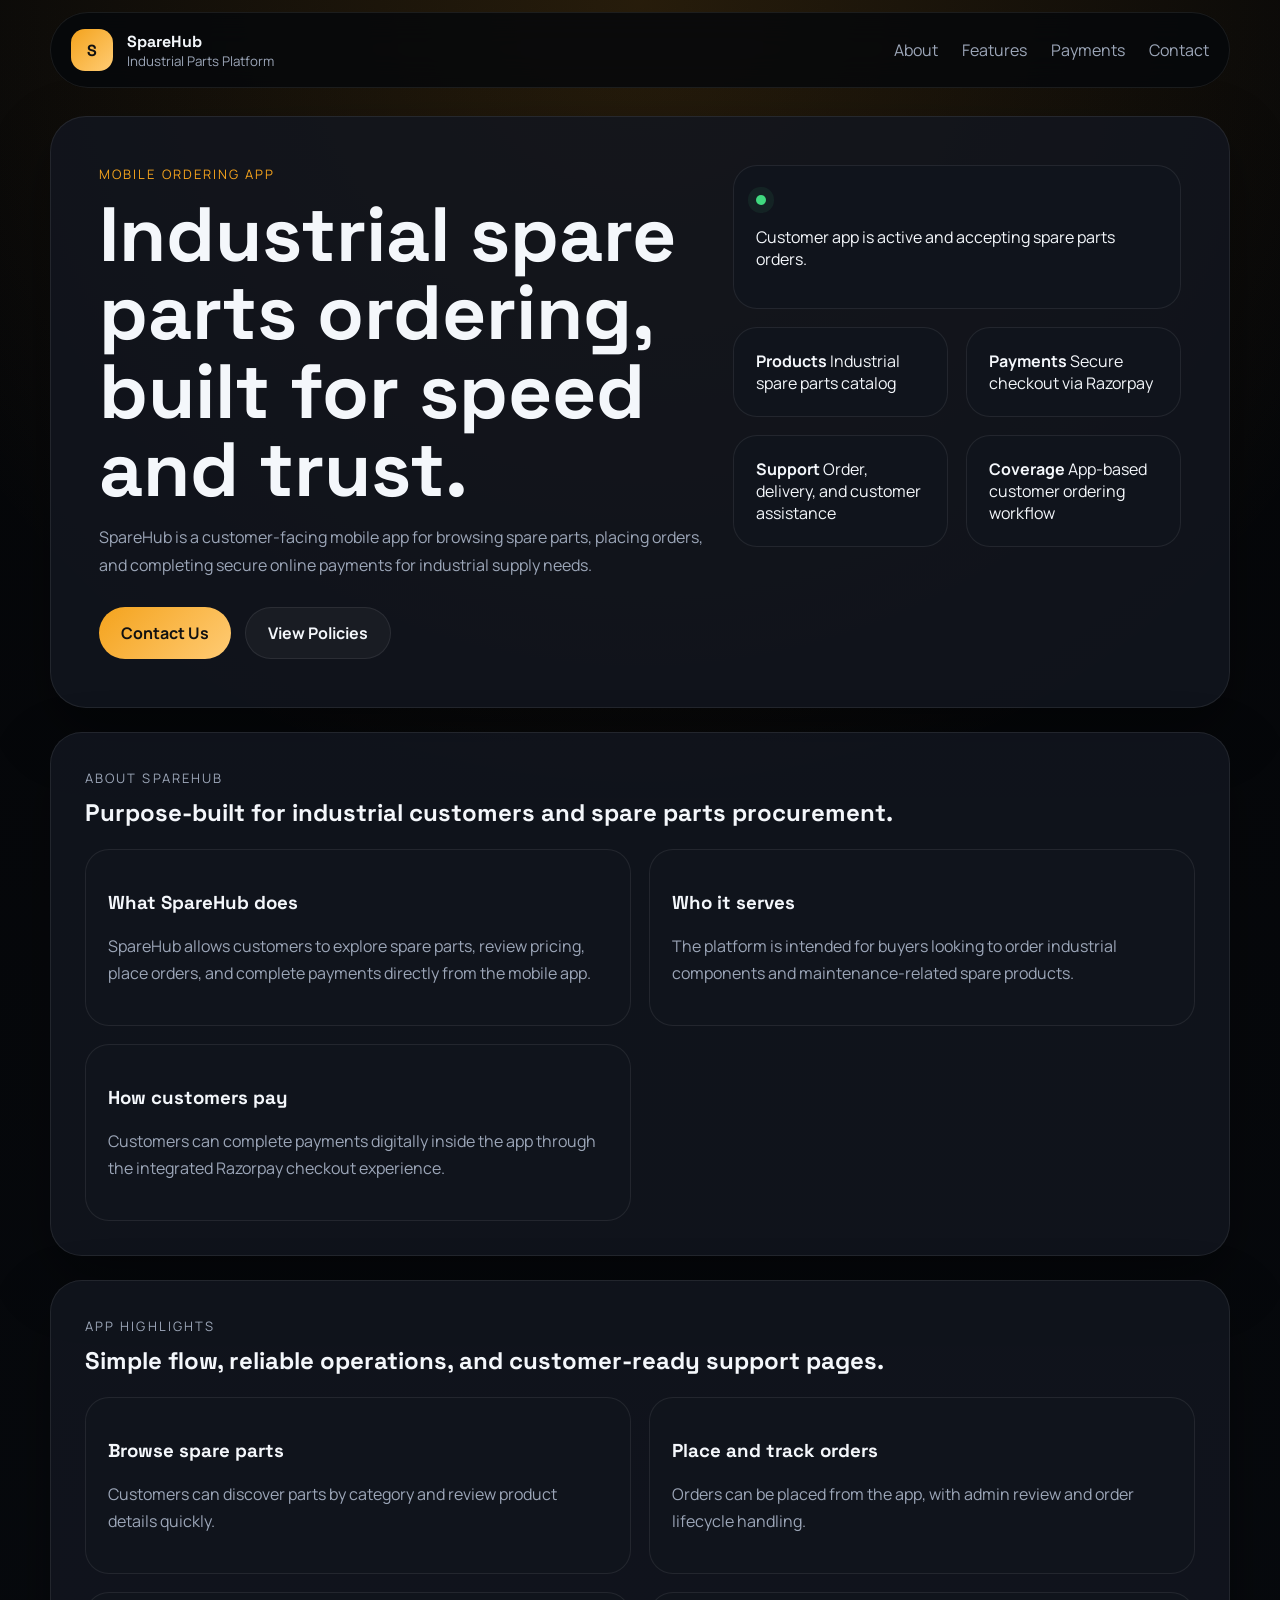
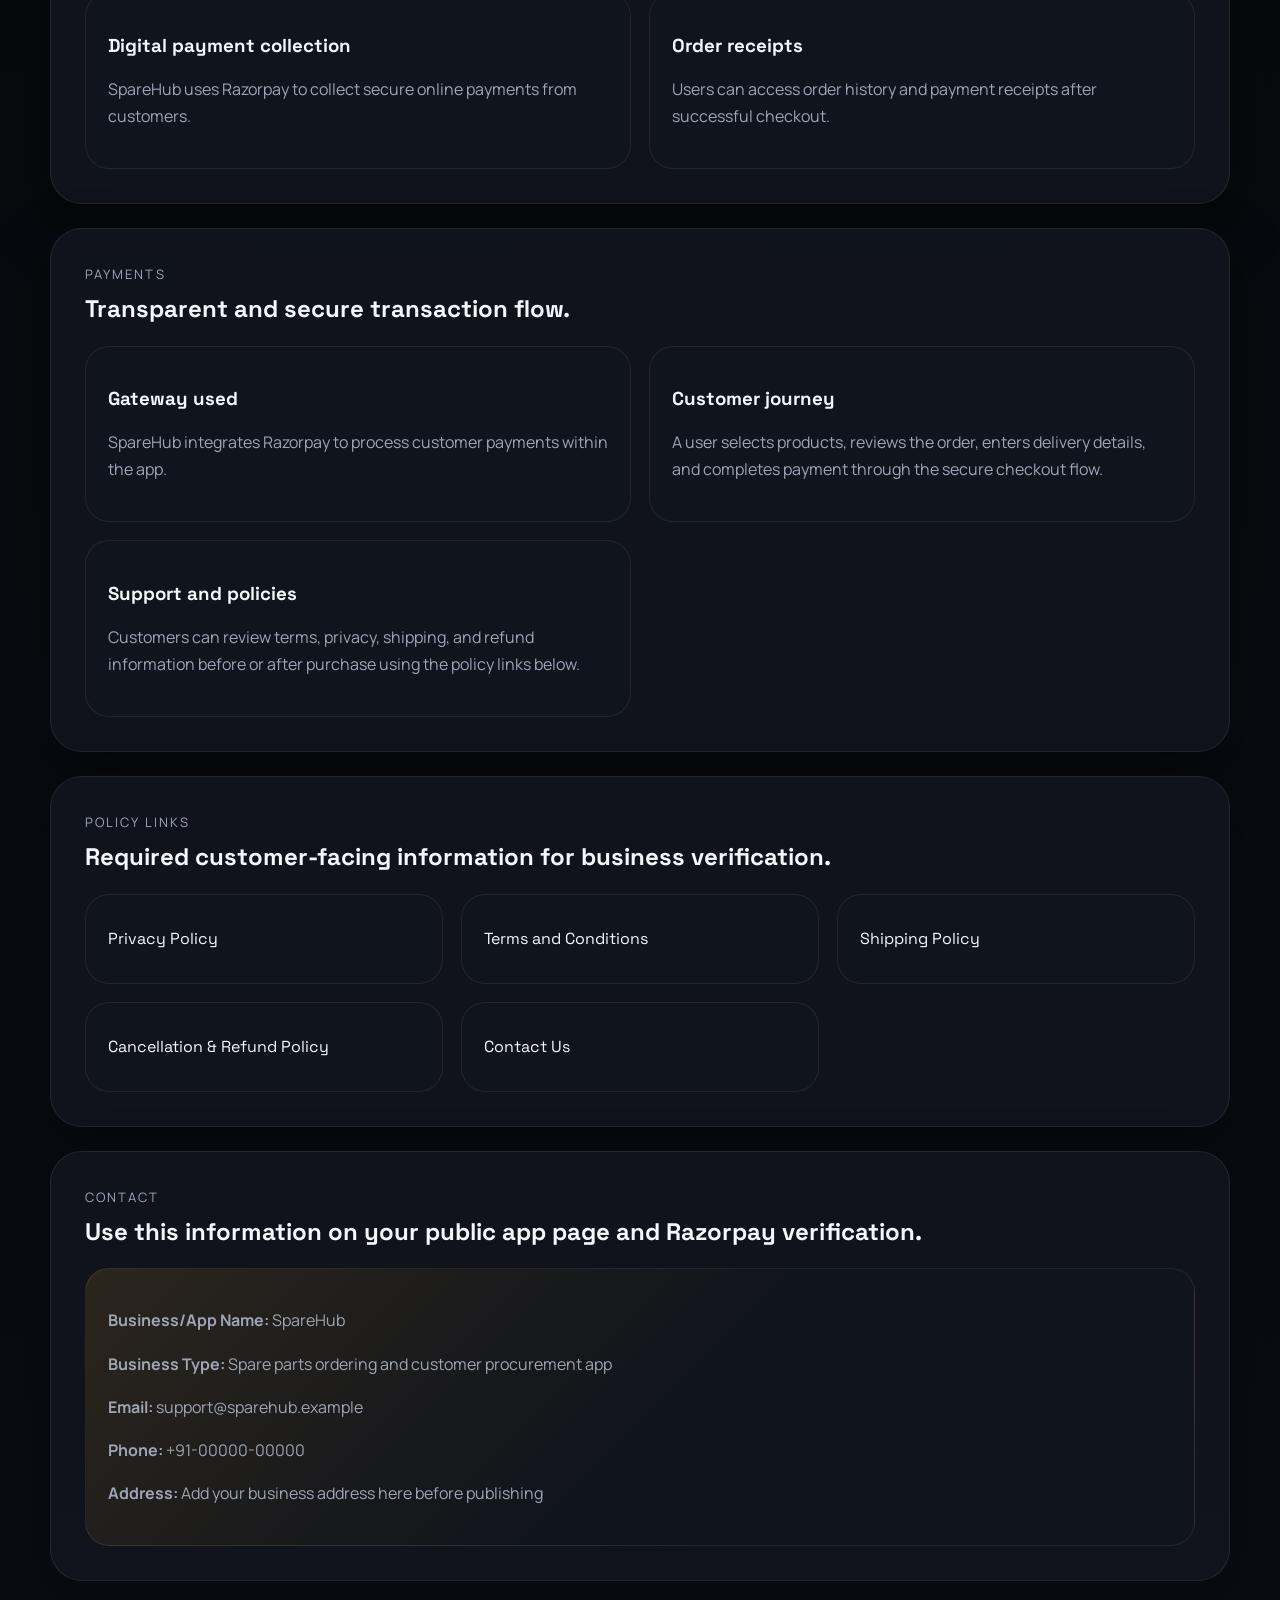
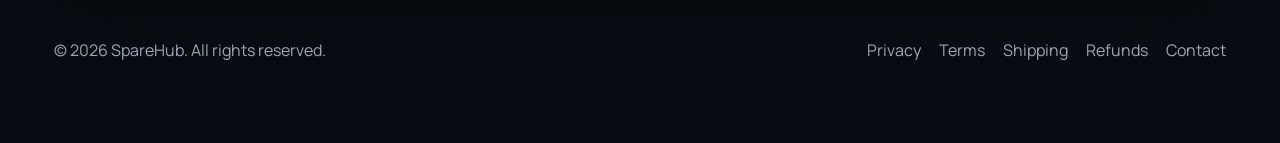
<file: index.html>
<!DOCTYPE html>
<html lang="en">
  <head>
    <meta charset="UTF-8" />
    <meta name="viewport" content="width=device-width, initial-scale=1.0" />
    <title>SpareHub | Industrial Spare Parts Ordering App</title>
    <meta
      name="description"
      content="SpareHub helps customers browse, order, and manage industrial spare parts with secure checkout, quick support, and streamlined delivery updates."
    />
    <link rel="preconnect" href="https://fonts.googleapis.com" />
    <link rel="preconnect" href="https://fonts.gstatic.com" crossorigin />
    <link
      href="https://fonts.googleapis.com/css2?family=Space+Grotesk:wght@400;500;700&family=Manrope:wght@400;500;600;700&display=swap"
      rel="stylesheet"
    />
    <link rel="stylesheet" href="styles.css" />
  </head>
  <body>
    <div class="site-shell">
      <header class="site-header">
        <a class="brand" href="index.html" aria-label="SpareHub home">
          <span class="brand-mark">S</span>
          <span class="brand-copy">
            <strong>SpareHub</strong>
            <small>Industrial Parts Platform</small>
          </span>
        </a>
        <button class="nav-toggle" type="button" aria-expanded="false" aria-label="Open menu">
          <span></span>
          <span></span>
        </button>
        <nav class="site-nav">
          <a href="#about">About</a>
          <a href="#features">Features</a>
          <a href="#payments">Payments</a>
          <a href="#contact">Contact</a>
        </nav>
      </header>

      <main>
        <section class="hero">
          <div class="hero-copy">
            <p class="eyebrow">Mobile Ordering App</p>
            <h1>Industrial spare parts ordering, built for speed and trust.</h1>
            <p class="hero-text">
              SpareHub is a customer-facing mobile app for browsing spare parts,
              placing orders, and completing secure online payments for industrial
              supply needs.
            </p>
            <div class="hero-actions">
              <a class="button button-primary" href="#contact">Contact Us</a>
              <a class="button button-secondary" href="#policies">View Policies</a>
            </div>
          </div>
          <div class="hero-panel">
            <div class="hero-card">
              <span class="status-dot"></span>
              <p>Customer app is active and accepting spare parts orders.</p>
            </div>
            <div class="metric-grid">
              <article>
                <strong>Products</strong>
                <span>Industrial spare parts catalog</span>
              </article>
              <article>
                <strong>Payments</strong>
                <span>Secure checkout via Razorpay</span>
              </article>
              <article>
                <strong>Support</strong>
                <span>Order, delivery, and customer assistance</span>
              </article>
              <article>
                <strong>Coverage</strong>
                <span>App-based customer ordering workflow</span>
              </article>
            </div>
          </div>
        </section>

        <section class="section" id="about">
          <div class="section-heading">
            <p class="eyebrow">About SpareHub</p>
            <h2>Purpose-built for industrial customers and spare parts procurement.</h2>
          </div>
          <div class="content-grid">
            <article class="card">
              <h3>What SpareHub does</h3>
              <p>
                SpareHub allows customers to explore spare parts, review pricing,
                place orders, and complete payments directly from the mobile app.
              </p>
            </article>
            <article class="card">
              <h3>Who it serves</h3>
              <p>
                The platform is intended for buyers looking to order industrial
                components and maintenance-related spare products.
              </p>
            </article>
            <article class="card">
              <h3>How customers pay</h3>
              <p>
                Customers can complete payments digitally inside the app through
                the integrated Razorpay checkout experience.
              </p>
            </article>
          </div>
        </section>

        <section class="section" id="features">
          <div class="section-heading">
            <p class="eyebrow">App Highlights</p>
            <h2>Simple flow, reliable operations, and customer-ready support pages.</h2>
          </div>
          <div class="feature-list">
            <article class="feature-card reveal">
              <h3>Browse spare parts</h3>
              <p>Customers can discover parts by category and review product details quickly.</p>
            </article>
            <article class="feature-card reveal">
              <h3>Place and track orders</h3>
              <p>Orders can be placed from the app, with admin review and order lifecycle handling.</p>
            </article>
            <article class="feature-card reveal">
              <h3>Digital payment collection</h3>
              <p>SpareHub uses Razorpay to collect secure online payments from customers.</p>
            </article>
            <article class="feature-card reveal">
              <h3>Order receipts</h3>
              <p>Users can access order history and payment receipts after successful checkout.</p>
            </article>
          </div>
        </section>

        <section class="section" id="payments">
          <div class="section-heading">
            <p class="eyebrow">Payments</p>
            <h2>Transparent and secure transaction flow.</h2>
          </div>
          <div class="content-grid">
            <article class="card">
              <h3>Gateway used</h3>
              <p>SpareHub integrates Razorpay to process customer payments within the app.</p>
            </article>
            <article class="card">
              <h3>Customer journey</h3>
              <p>
                A user selects products, reviews the order, enters delivery details,
                and completes payment through the secure checkout flow.
              </p>
            </article>
            <article class="card">
              <h3>Support and policies</h3>
              <p>
                Customers can review terms, privacy, shipping, and refund information
                before or after purchase using the policy links below.
              </p>
            </article>
          </div>
        </section>

        <section class="section" id="policies">
          <div class="section-heading">
            <p class="eyebrow">Policy Links</p>
            <h2>Required customer-facing information for business verification.</h2>
          </div>
          <div class="policy-grid">
            <a class="policy-link reveal" href="privacy-policy.html">Privacy Policy</a>
            <a class="policy-link reveal" href="terms-and-conditions.html">Terms and Conditions</a>
            <a class="policy-link reveal" href="shipping-policy.html">Shipping Policy</a>
            <a class="policy-link reveal" href="cancellation-refund-policy.html">Cancellation & Refund Policy</a>
            <a class="policy-link reveal" href="contact-us.html">Contact Us</a>
          </div>
        </section>

        <section class="section contact-section" id="contact">
          <div class="section-heading">
            <p class="eyebrow">Contact</p>
            <h2>Use this information on your public app page and Razorpay verification.</h2>
          </div>
          <div class="contact-card">
            <p><strong>Business/App Name:</strong> SpareHub</p>
            <p><strong>Business Type:</strong> Spare parts ordering and customer procurement app</p>
            <p><strong>Email:</strong> support@sparehub.example</p>
            <p><strong>Phone:</strong> +91-00000-00000</p>
            <p><strong>Address:</strong> Add your business address here before publishing</p>
          </div>
        </section>
      </main>

      <footer class="site-footer">
        <p>© <span id="year"></span> SpareHub. All rights reserved.</p>
        <div class="footer-links">
          <a href="privacy-policy.html">Privacy</a>
          <a href="terms-and-conditions.html">Terms</a>
          <a href="shipping-policy.html">Shipping</a>
          <a href="cancellation-refund-policy.html">Refunds</a>
          <a href="contact-us.html">Contact</a>
        </div>
      </footer>
    </div>

    <script src="script.js"></script>
  </body>
</html>
</file>
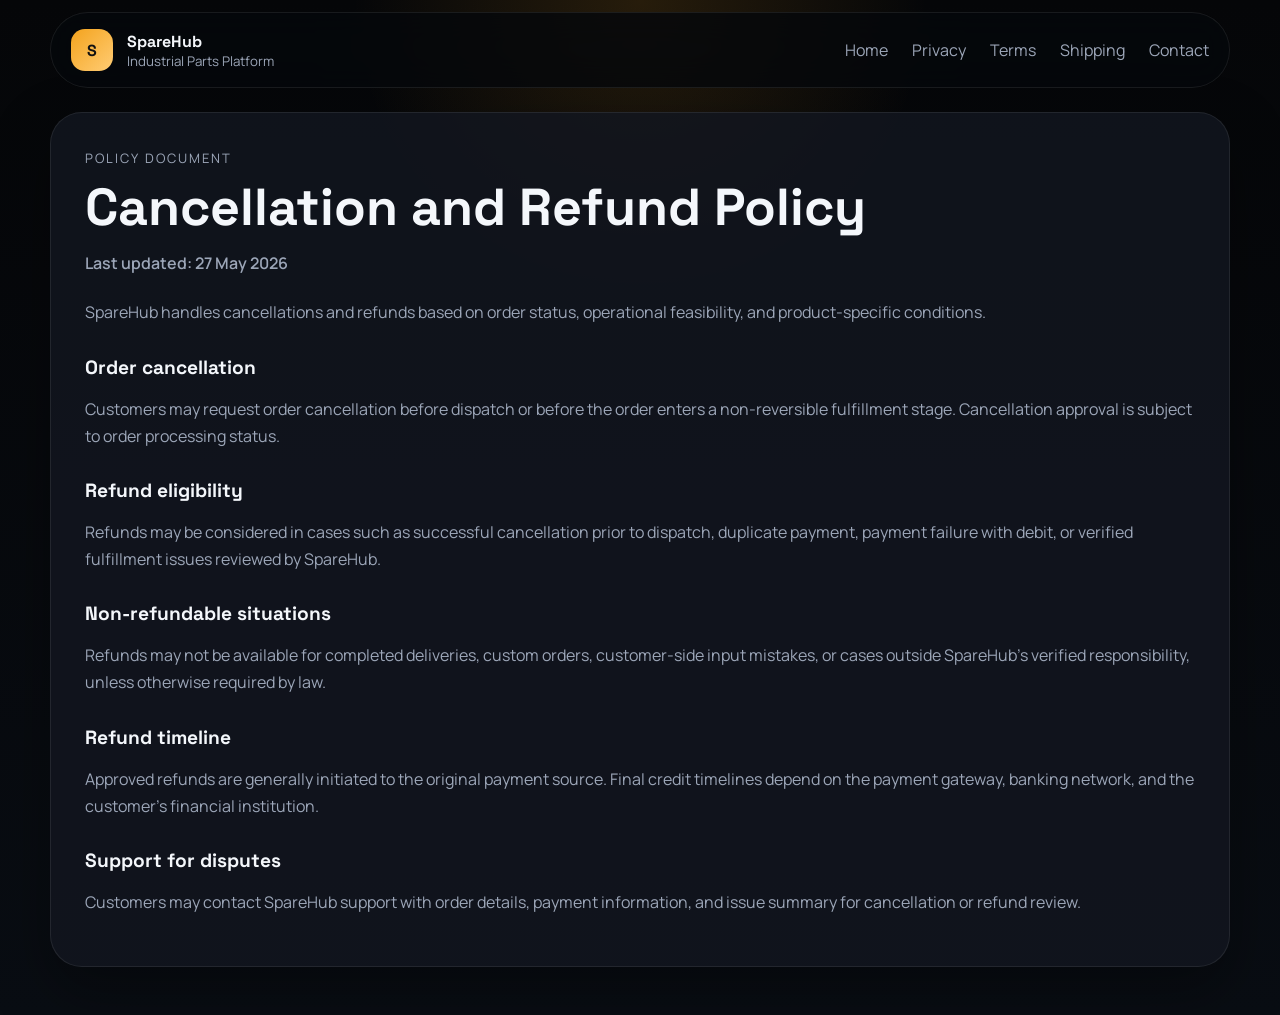
<file: cancellation-refund-policy.html>
<!DOCTYPE html>
<html lang="en">
  <head>
    <meta charset="UTF-8" />
    <meta name="viewport" content="width=device-width, initial-scale=1.0" />
    <title>SpareHub | Cancellation and Refund Policy</title>
    <link rel="preconnect" href="https://fonts.googleapis.com" />
    <link rel="preconnect" href="https://fonts.gstatic.com" crossorigin />
    <link
      href="https://fonts.googleapis.com/css2?family=Space+Grotesk:wght@400;500;700&family=Manrope:wght@400;500;600;700&display=swap"
      rel="stylesheet"
    />
    <link rel="stylesheet" href="styles.css" />
  </head>
  <body>
    <div class="site-shell">
      <header class="site-header">
        <a class="brand" href="index.html">
          <span class="brand-mark">S</span>
          <span class="brand-copy">
            <strong>SpareHub</strong>
            <small>Industrial Parts Platform</small>
          </span>
        </a>
        <nav class="site-nav is-open">
          <a href="index.html">Home</a>
          <a href="privacy-policy.html">Privacy</a>
          <a href="terms-and-conditions.html">Terms</a>
          <a href="shipping-policy.html">Shipping</a>
          <a href="contact-us.html">Contact</a>
        </nav>
      </header>

      <main class="legal-article">
        <p class="eyebrow">Policy Document</p>
        <h1>Cancellation and Refund Policy</h1>
        <p class="legal-meta">Last updated: 27 May 2026</p>
        <p>
          SpareHub handles cancellations and refunds based on order status,
          operational feasibility, and product-specific conditions.
        </p>

        <h2>Order cancellation</h2>
        <p>
          Customers may request order cancellation before dispatch or before the
          order enters a non-reversible fulfillment stage. Cancellation approval is
          subject to order processing status.
        </p>

        <h2>Refund eligibility</h2>
        <p>
          Refunds may be considered in cases such as successful cancellation prior
          to dispatch, duplicate payment, payment failure with debit, or verified
          fulfillment issues reviewed by SpareHub.
        </p>

        <h2>Non-refundable situations</h2>
        <p>
          Refunds may not be available for completed deliveries, custom orders,
          customer-side input mistakes, or cases outside SpareHub's verified
          responsibility, unless otherwise required by law.
        </p>

        <h2>Refund timeline</h2>
        <p>
          Approved refunds are generally initiated to the original payment source.
          Final credit timelines depend on the payment gateway, banking network,
          and the customer's financial institution.
        </p>

        <h2>Support for disputes</h2>
        <p>
          Customers may contact SpareHub support with order details, payment
          information, and issue summary for cancellation or refund review.
        </p>
      </main>
    </div>
    <script src="script.js"></script>
  </body>
</html>
</file>
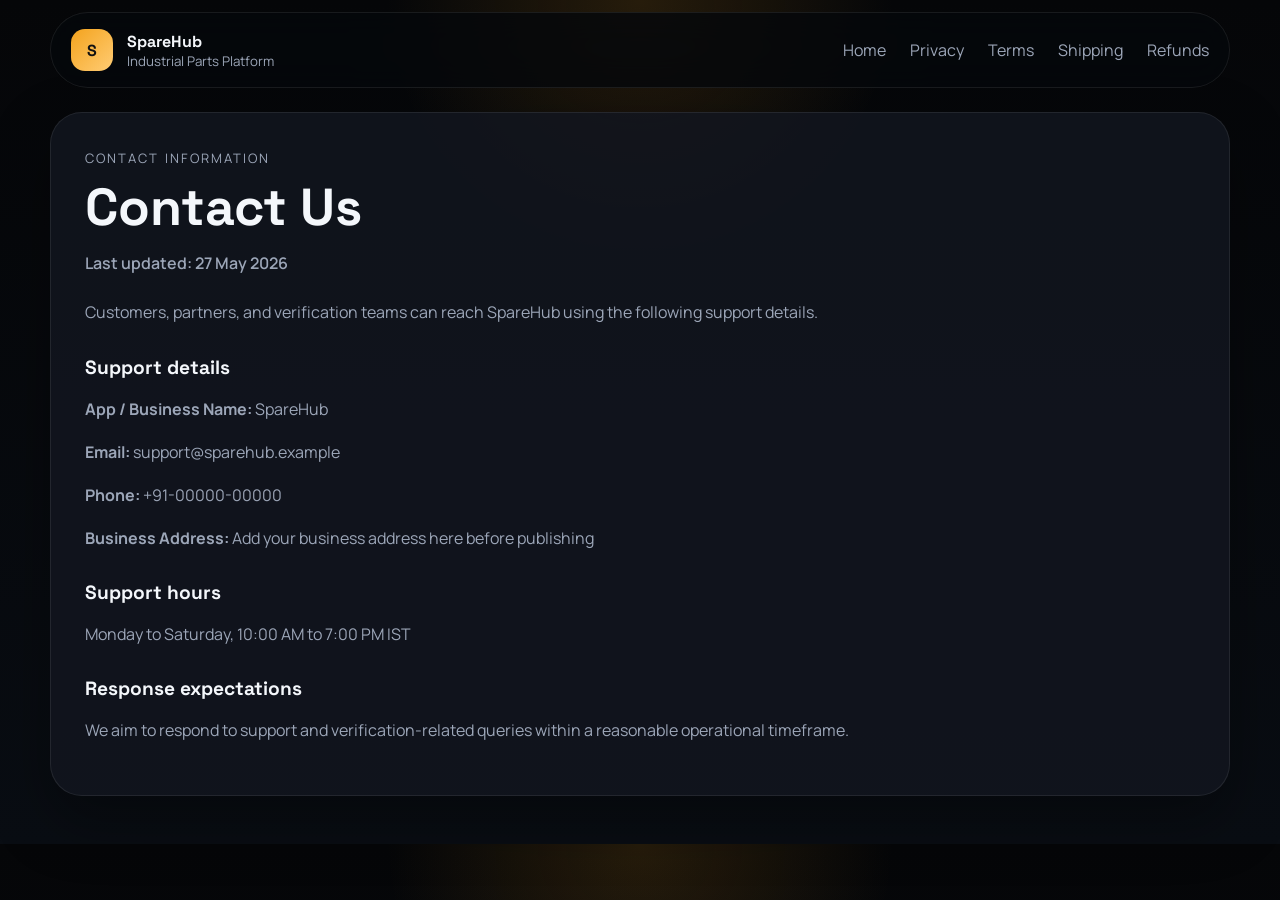
<file: contact-us.html>
<!DOCTYPE html>
<html lang="en">
  <head>
    <meta charset="UTF-8" />
    <meta name="viewport" content="width=device-width, initial-scale=1.0" />
    <title>SpareHub | Contact Us</title>
    <link rel="preconnect" href="https://fonts.googleapis.com" />
    <link rel="preconnect" href="https://fonts.gstatic.com" crossorigin />
    <link
      href="https://fonts.googleapis.com/css2?family=Space+Grotesk:wght@400;500;700&family=Manrope:wght@400;500;600;700&display=swap"
      rel="stylesheet"
    />
    <link rel="stylesheet" href="styles.css" />
  </head>
  <body>
    <div class="site-shell">
      <header class="site-header">
        <a class="brand" href="index.html">
          <span class="brand-mark">S</span>
          <span class="brand-copy">
            <strong>SpareHub</strong>
            <small>Industrial Parts Platform</small>
          </span>
        </a>
        <nav class="site-nav is-open">
          <a href="index.html">Home</a>
          <a href="privacy-policy.html">Privacy</a>
          <a href="terms-and-conditions.html">Terms</a>
          <a href="shipping-policy.html">Shipping</a>
          <a href="cancellation-refund-policy.html">Refunds</a>
        </nav>
      </header>

      <main class="legal-article">
        <p class="eyebrow">Contact Information</p>
        <h1>Contact Us</h1>
        <p class="legal-meta">Last updated: 27 May 2026</p>
        <p>
          Customers, partners, and verification teams can reach SpareHub using the
          following support details.
        </p>

        <h2>Support details</h2>
        <p><strong>App / Business Name:</strong> SpareHub</p>
        <p><strong>Email:</strong> support@sparehub.example</p>
        <p><strong>Phone:</strong> +91-00000-00000</p>
        <p><strong>Business Address:</strong> Add your business address here before publishing</p>

        <h2>Support hours</h2>
        <p>Monday to Saturday, 10:00 AM to 7:00 PM IST</p>

        <h2>Response expectations</h2>
        <p>
          We aim to respond to support and verification-related queries within a
          reasonable operational timeframe.
        </p>
      </main>
    </div>
    <script src="script.js"></script>
  </body>
</html>
</file>
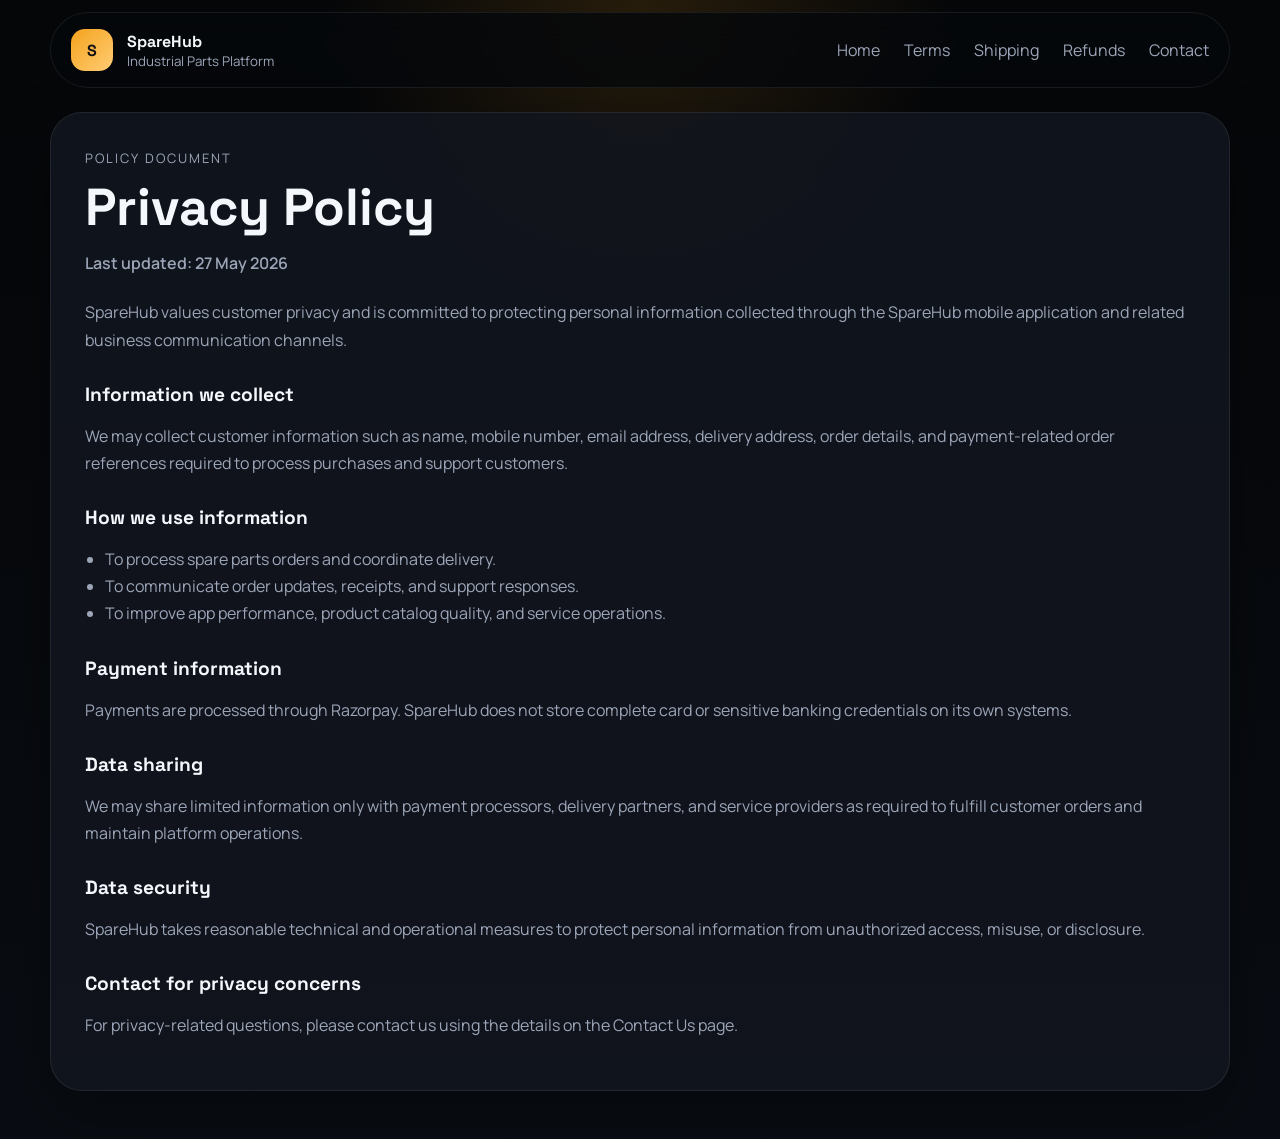
<file: privacy-policy.html>
<!DOCTYPE html>
<html lang="en">
  <head>
    <meta charset="UTF-8" />
    <meta name="viewport" content="width=device-width, initial-scale=1.0" />
    <title>SpareHub | Privacy Policy</title>
    <link rel="preconnect" href="https://fonts.googleapis.com" />
    <link rel="preconnect" href="https://fonts.gstatic.com" crossorigin />
    <link
      href="https://fonts.googleapis.com/css2?family=Space+Grotesk:wght@400;500;700&family=Manrope:wght@400;500;600;700&display=swap"
      rel="stylesheet"
    />
    <link rel="stylesheet" href="styles.css" />
  </head>
  <body>
    <div class="site-shell">
      <header class="site-header">
        <a class="brand" href="index.html">
          <span class="brand-mark">S</span>
          <span class="brand-copy">
            <strong>SpareHub</strong>
            <small>Industrial Parts Platform</small>
          </span>
        </a>
        <nav class="site-nav is-open">
          <a href="index.html">Home</a>
          <a href="terms-and-conditions.html">Terms</a>
          <a href="shipping-policy.html">Shipping</a>
          <a href="cancellation-refund-policy.html">Refunds</a>
          <a href="contact-us.html">Contact</a>
        </nav>
      </header>

      <main class="legal-article">
        <p class="eyebrow">Policy Document</p>
        <h1>Privacy Policy</h1>
        <p class="legal-meta">Last updated: 27 May 2026</p>
        <p>
          SpareHub values customer privacy and is committed to protecting personal
          information collected through the SpareHub mobile application and related
          business communication channels.
        </p>

        <h2>Information we collect</h2>
        <p>
          We may collect customer information such as name, mobile number, email
          address, delivery address, order details, and payment-related order
          references required to process purchases and support customers.
        </p>

        <h2>How we use information</h2>
        <ul>
          <li>To process spare parts orders and coordinate delivery.</li>
          <li>To communicate order updates, receipts, and support responses.</li>
          <li>To improve app performance, product catalog quality, and service operations.</li>
        </ul>

        <h2>Payment information</h2>
        <p>
          Payments are processed through Razorpay. SpareHub does not store complete
          card or sensitive banking credentials on its own systems.
        </p>

        <h2>Data sharing</h2>
        <p>
          We may share limited information only with payment processors, delivery
          partners, and service providers as required to fulfill customer orders
          and maintain platform operations.
        </p>

        <h2>Data security</h2>
        <p>
          SpareHub takes reasonable technical and operational measures to protect
          personal information from unauthorized access, misuse, or disclosure.
        </p>

        <h2>Contact for privacy concerns</h2>
        <p>
          For privacy-related questions, please contact us using the details on the
          <a href="contact-us.html">Contact Us</a> page.
        </p>
      </main>
    </div>
    <script src="script.js"></script>
  </body>
</html>
</file>
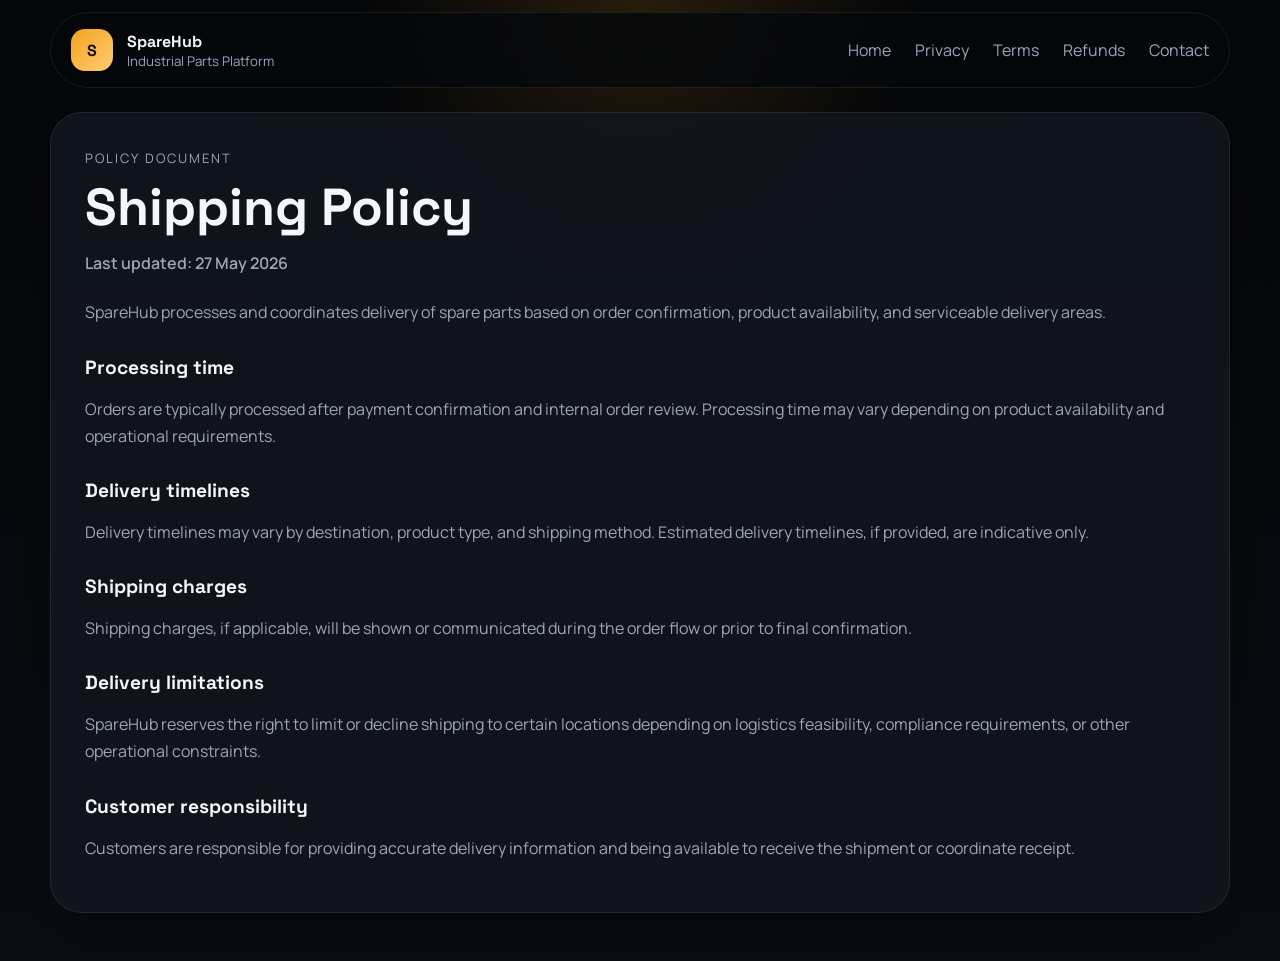
<file: shipping-policy.html>
<!DOCTYPE html>
<html lang="en">
  <head>
    <meta charset="UTF-8" />
    <meta name="viewport" content="width=device-width, initial-scale=1.0" />
    <title>SpareHub | Shipping Policy</title>
    <link rel="preconnect" href="https://fonts.googleapis.com" />
    <link rel="preconnect" href="https://fonts.gstatic.com" crossorigin />
    <link
      href="https://fonts.googleapis.com/css2?family=Space+Grotesk:wght@400;500;700&family=Manrope:wght@400;500;600;700&display=swap"
      rel="stylesheet"
    />
    <link rel="stylesheet" href="styles.css" />
  </head>
  <body>
    <div class="site-shell">
      <header class="site-header">
        <a class="brand" href="index.html">
          <span class="brand-mark">S</span>
          <span class="brand-copy">
            <strong>SpareHub</strong>
            <small>Industrial Parts Platform</small>
          </span>
        </a>
        <nav class="site-nav is-open">
          <a href="index.html">Home</a>
          <a href="privacy-policy.html">Privacy</a>
          <a href="terms-and-conditions.html">Terms</a>
          <a href="cancellation-refund-policy.html">Refunds</a>
          <a href="contact-us.html">Contact</a>
        </nav>
      </header>

      <main class="legal-article">
        <p class="eyebrow">Policy Document</p>
        <h1>Shipping Policy</h1>
        <p class="legal-meta">Last updated: 27 May 2026</p>
        <p>
          SpareHub processes and coordinates delivery of spare parts based on order
          confirmation, product availability, and serviceable delivery areas.
        </p>

        <h2>Processing time</h2>
        <p>
          Orders are typically processed after payment confirmation and internal
          order review. Processing time may vary depending on product availability
          and operational requirements.
        </p>

        <h2>Delivery timelines</h2>
        <p>
          Delivery timelines may vary by destination, product type, and shipping
          method. Estimated delivery timelines, if provided, are indicative only.
        </p>

        <h2>Shipping charges</h2>
        <p>
          Shipping charges, if applicable, will be shown or communicated during the
          order flow or prior to final confirmation.
        </p>

        <h2>Delivery limitations</h2>
        <p>
          SpareHub reserves the right to limit or decline shipping to certain
          locations depending on logistics feasibility, compliance requirements, or
          other operational constraints.
        </p>

        <h2>Customer responsibility</h2>
        <p>
          Customers are responsible for providing accurate delivery information and
          being available to receive the shipment or coordinate receipt.
        </p>
      </main>
    </div>
    <script src="script.js"></script>
  </body>
</html>
</file>
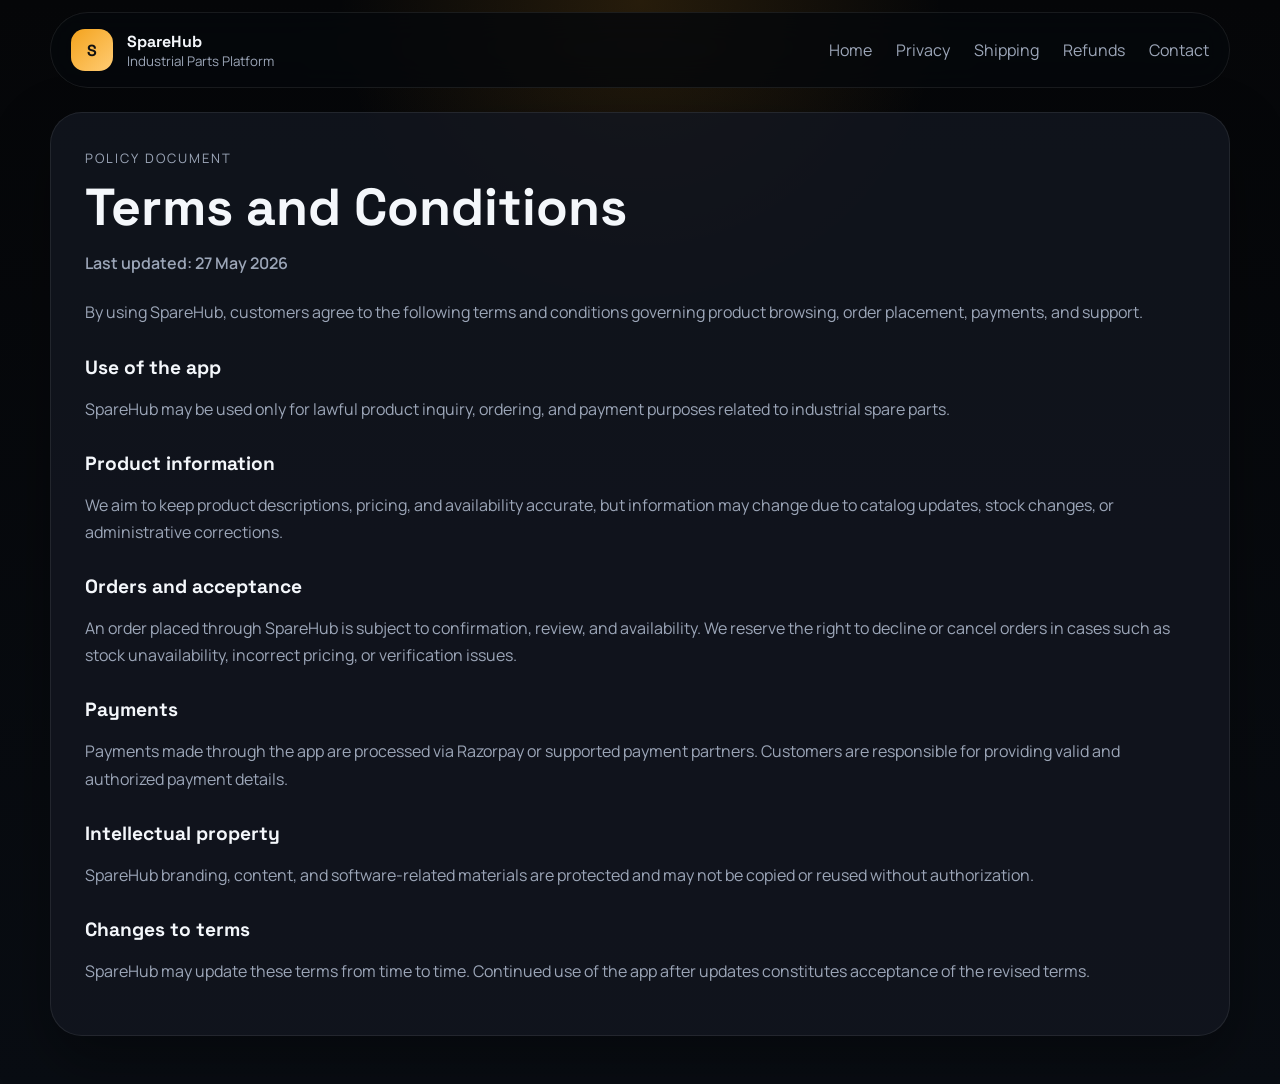
<file: terms-and-conditions.html>
<!DOCTYPE html>
<html lang="en">
  <head>
    <meta charset="UTF-8" />
    <meta name="viewport" content="width=device-width, initial-scale=1.0" />
    <title>SpareHub | Terms and Conditions</title>
    <link rel="preconnect" href="https://fonts.googleapis.com" />
    <link rel="preconnect" href="https://fonts.gstatic.com" crossorigin />
    <link
      href="https://fonts.googleapis.com/css2?family=Space+Grotesk:wght@400;500;700&family=Manrope:wght@400;500;600;700&display=swap"
      rel="stylesheet"
    />
    <link rel="stylesheet" href="styles.css" />
  </head>
  <body>
    <div class="site-shell">
      <header class="site-header">
        <a class="brand" href="index.html">
          <span class="brand-mark">S</span>
          <span class="brand-copy">
            <strong>SpareHub</strong>
            <small>Industrial Parts Platform</small>
          </span>
        </a>
        <nav class="site-nav is-open">
          <a href="index.html">Home</a>
          <a href="privacy-policy.html">Privacy</a>
          <a href="shipping-policy.html">Shipping</a>
          <a href="cancellation-refund-policy.html">Refunds</a>
          <a href="contact-us.html">Contact</a>
        </nav>
      </header>

      <main class="legal-article">
        <p class="eyebrow">Policy Document</p>
        <h1>Terms and Conditions</h1>
        <p class="legal-meta">Last updated: 27 May 2026</p>
        <p>
          By using SpareHub, customers agree to the following terms and conditions
          governing product browsing, order placement, payments, and support.
        </p>

        <h2>Use of the app</h2>
        <p>
          SpareHub may be used only for lawful product inquiry, ordering, and
          payment purposes related to industrial spare parts.
        </p>

        <h2>Product information</h2>
        <p>
          We aim to keep product descriptions, pricing, and availability accurate,
          but information may change due to catalog updates, stock changes, or
          administrative corrections.
        </p>

        <h2>Orders and acceptance</h2>
        <p>
          An order placed through SpareHub is subject to confirmation, review, and
          availability. We reserve the right to decline or cancel orders in cases
          such as stock unavailability, incorrect pricing, or verification issues.
        </p>

        <h2>Payments</h2>
        <p>
          Payments made through the app are processed via Razorpay or supported
          payment partners. Customers are responsible for providing valid and
          authorized payment details.
        </p>

        <h2>Intellectual property</h2>
        <p>
          SpareHub branding, content, and software-related materials are protected
          and may not be copied or reused without authorization.
        </p>

        <h2>Changes to terms</h2>
        <p>
          SpareHub may update these terms from time to time. Continued use of the
          app after updates constitutes acceptance of the revised terms.
        </p>
      </main>
    </div>
    <script src="script.js"></script>
  </body>
</html>
</file>
<file: styles.css>
:root {
  --bg: #050608;
  --bg-soft: #0e1117;
  --panel: rgba(18, 22, 31, 0.84);
  --panel-strong: #10141c;
  --line: rgba(255, 255, 255, 0.08);
  --text: #f4f7fb;
  --muted: #9ca6b8;
  --accent: #f4a31d;
  --accent-soft: rgba(244, 163, 29, 0.14);
  --shadow: 0 24px 60px rgba(0, 0, 0, 0.35);
  --radius: 24px;
  --radius-small: 16px;
}

* {
  box-sizing: border-box;
}

html {
  scroll-behavior: smooth;
}

body {
  margin: 0;
  font-family: "Manrope", sans-serif;
  background:
    radial-gradient(circle at top, rgba(244, 163, 29, 0.14), transparent 24%),
    linear-gradient(180deg, #050608 0%, #090d13 100%);
  color: var(--text);
}

a {
  color: inherit;
  text-decoration: none;
}

.site-shell {
  width: min(1180px, calc(100% - 32px));
  margin: 0 auto;
  padding-bottom: 48px;
}

.site-header {
  position: sticky;
  top: 12px;
  z-index: 10;
  display: flex;
  align-items: center;
  justify-content: space-between;
  gap: 16px;
  padding: 16px 20px;
  margin-top: 12px;
  border: 1px solid var(--line);
  border-radius: 999px;
  background: rgba(6, 8, 11, 0.82);
  backdrop-filter: blur(16px);
}

.brand {
  display: inline-flex;
  align-items: center;
  gap: 14px;
}

.brand-mark {
  display: grid;
  place-items: center;
  width: 42px;
  height: 42px;
  border-radius: 14px;
  background: linear-gradient(135deg, #f4a31d, #ffcc74);
  color: #111;
  font-family: "Space Grotesk", sans-serif;
  font-weight: 700;
}

.brand-copy {
  display: flex;
  flex-direction: column;
}

.brand-copy strong,
.hero h1,
.section-heading h2,
.card h3,
.feature-card h3,
.policy-link,
.legal-article h1,
.legal-article h2 {
  font-family: "Space Grotesk", sans-serif;
}

.brand-copy small {
  color: var(--muted);
}

.site-nav {
  display: flex;
  align-items: center;
  gap: 24px;
  color: var(--muted);
}

.site-nav a:hover,
.footer-links a:hover {
  color: var(--text);
}

.nav-toggle {
  display: none;
  flex-direction: column;
  gap: 4px;
  border: 0;
  background: transparent;
  cursor: pointer;
}

.nav-toggle span {
  display: block;
  width: 22px;
  height: 2px;
  background: var(--text);
}

.hero,
.section,
.legal-article {
  border: 1px solid var(--line);
  background: var(--panel);
  box-shadow: var(--shadow);
}

.hero {
  display: grid;
  grid-template-columns: 1.15fr 0.85fr;
  gap: 28px;
  padding: 48px;
  margin-top: 28px;
  border-radius: 36px;
}

.eyebrow {
  margin: 0 0 12px;
  color: var(--accent);
  font-size: 13px;
  letter-spacing: 0.16em;
  text-transform: uppercase;
}

.hero h1,
.section-heading h2,
.legal-article h1 {
  margin: 0;
  line-height: 1.02;
}

.hero h1 {
  font-size: clamp(2.5rem, 6vw, 4.8rem);
}

.hero-text,
.section-heading p,
.card p,
.feature-card p,
.legal-article p,
.legal-article li,
.contact-card p {
  color: var(--muted);
  line-height: 1.7;
}

.hero-actions {
  display: flex;
  flex-wrap: wrap;
  gap: 14px;
  margin-top: 28px;
}

.button {
  display: inline-flex;
  align-items: center;
  justify-content: center;
  min-height: 52px;
  padding: 0 22px;
  border-radius: 999px;
  font-weight: 700;
}

.button-primary {
  background: linear-gradient(135deg, #f4a31d, #ffcb74);
  color: #111;
}

.button-secondary {
  border: 1px solid var(--line);
  background: rgba(255, 255, 255, 0.04);
}

.hero-panel,
.hero-card,
.metric-grid article,
.card,
.feature-card,
.policy-link,
.contact-card,
.legal-article {
  border-radius: var(--radius);
}

.hero-panel {
  display: flex;
  flex-direction: column;
  gap: 18px;
}

.hero-card,
.metric-grid article,
.card,
.feature-card,
.policy-link,
.contact-card {
  border: 1px solid var(--line);
  background: var(--panel-strong);
}

.hero-card,
.metric-grid article,
.card,
.feature-card,
.contact-card {
  padding: 22px;
}

.status-dot {
  display: inline-block;
  width: 10px;
  height: 10px;
  border-radius: 999px;
  background: #40d97f;
  box-shadow: 0 0 0 8px rgba(64, 217, 127, 0.08);
}

.metric-grid,
.content-grid,
.feature-list,
.policy-grid {
  display: grid;
  gap: 18px;
}

.metric-grid,
.content-grid {
  grid-template-columns: repeat(2, minmax(0, 1fr));
}

.feature-list {
  grid-template-columns: repeat(2, minmax(0, 1fr));
}

.policy-grid {
  grid-template-columns: repeat(3, minmax(0, 1fr));
}

.section,
.legal-article {
  margin-top: 24px;
  padding: 34px;
  border-radius: 32px;
}

.section-heading {
  margin-bottom: 24px;
}

.policy-link {
  display: flex;
  align-items: center;
  min-height: 90px;
  padding: 22px;
  transition: transform 180ms ease, border-color 180ms ease, background 180ms ease;
}

.policy-link:hover,
.card:hover,
.feature-card:hover {
  transform: translateY(-3px);
  border-color: rgba(244, 163, 29, 0.4);
}

.contact-card {
  background:
    linear-gradient(135deg, rgba(244, 163, 29, 0.12), transparent 52%),
    var(--panel-strong);
}

.site-footer {
  display: flex;
  justify-content: space-between;
  gap: 18px;
  align-items: center;
  margin-top: 24px;
  padding: 18px 4px;
  color: var(--muted);
}

.footer-links {
  display: flex;
  gap: 18px;
  flex-wrap: wrap;
}

.legal-article h1 {
  font-size: clamp(2rem, 4.2vw, 3.25rem);
  margin-bottom: 12px;
}

.legal-article h2 {
  margin-top: 28px;
  font-size: 1.2rem;
}

.legal-article ul {
  padding-left: 20px;
}

.legal-meta {
  margin-bottom: 22px;
  color: var(--accent);
  font-weight: 600;
}

.reveal {
  opacity: 0;
  transform: translateY(18px);
  transition: opacity 500ms ease, transform 500ms ease;
}

.reveal.is-visible {
  opacity: 1;
  transform: translateY(0);
}

@media (max-width: 960px) {
  .hero,
  .metric-grid,
  .content-grid,
  .feature-list,
  .policy-grid {
    grid-template-columns: 1fr;
  }

  .hero {
    padding: 28px;
  }

  .site-header {
    border-radius: 28px;
  }
}

@media (max-width: 720px) {
  .site-shell {
    width: min(100% - 20px, 1180px);
  }

  .site-header {
    align-items: flex-start;
    padding: 16px;
  }

  .nav-toggle {
    display: inline-flex;
    margin-left: auto;
  }

  .site-nav {
    display: none;
    width: 100%;
    flex-direction: column;
    align-items: flex-start;
    padding-top: 14px;
  }

  .site-nav.is-open {
    display: flex;
  }

  .hero,
  .section,
  .legal-article {
    padding: 24px;
    border-radius: 24px;
  }

  .site-footer {
    flex-direction: column;
    align-items: flex-start;
  }
}
</file>
